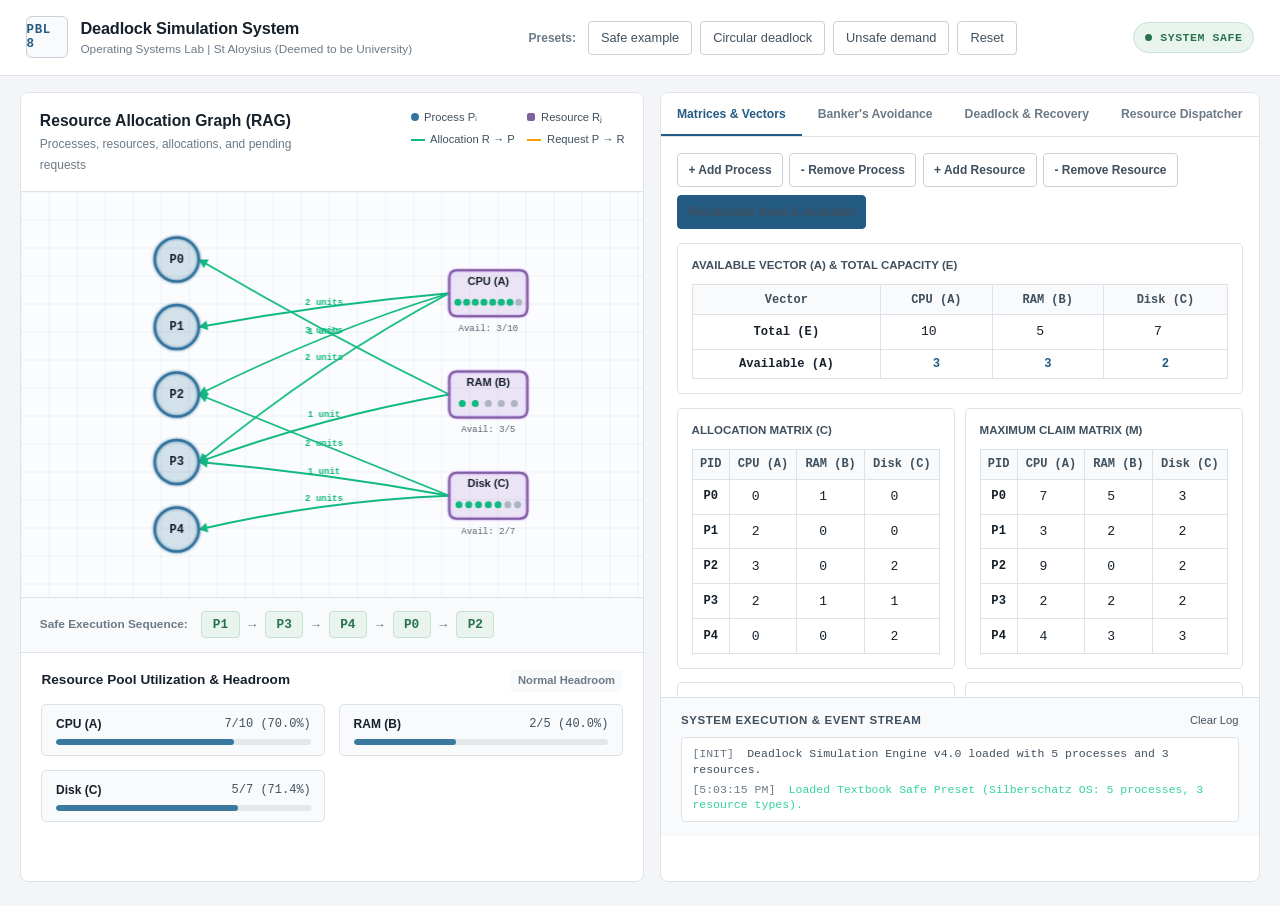
<file: deadlock_v4/gui/index.html>
<!DOCTYPE html>
<html lang="en">
<head>
    <meta charset="UTF-8">
    <meta name="viewport" content="width=device-width, initial-scale=1.0">
    <meta name="theme-color" content="#f3f5f7">
    <meta name="description" content="Interactive operating systems lab for exploring resource allocation, safe states, and deadlock recovery.">
    <title>Deadlock Simulation System | Team 8 PBL</title>
    <link rel="stylesheet" href="style.css">
</head>
<body>
    <!-- Top Navigation Header -->
    <header class="app-header">
        <div class="header-brand">
            <div class="brand-badge">PBL 8</div>
            <div class="brand-titles">
                <h1>Deadlock Simulation System</h1>
                <p>Operating Systems Lab | St Aloysius (Deemed to be University)</p>
            </div>
        </div>

        <div class="header-presets">
            <span class="preset-label">Presets:</span>
            <button id="presetSafeBtn" class="preset-btn" title="Load the standard five-process safe state">Safe example</button>
            <button id="presetDeadlockBtn" class="preset-btn alert-preset" title="Load a circular-wait deadlock scenario">Circular deadlock</button>
            <button id="presetUnsafeBtn" class="preset-btn warning-preset" title="Load an unsafe demand scenario">Unsafe demand</button>
            <button id="resetSysBtn" class="preset-btn neutral-preset">Reset</button>
        </div>

        <div class="header-status">
            <div id="systemStateBadge" class="state-badge state-safe">
                <span class="status-pulse"></span>
                <span id="systemStateText">SYSTEM SAFE</span>
            </div>
        </div>
    </header>

    <!-- Main Workspace Grid -->
    <main class="dashboard-grid">
        <!-- Left Column: Visual RAG Canvas & Telemetry -->
        <section class="panel graph-panel">
            <div class="panel-header">
                <div class="panel-title-wrap">
                    <h2>Resource Allocation Graph (RAG)</h2>
                    <span class="panel-subtitle">Processes, resources, allocations, and pending requests</span>
                </div>
                <div class="graph-legend">
                    <span class="legend-item"><span class="legend-dot dot-process"></span> Process Pᵢ</span>
                    <span class="legend-item"><span class="legend-dot dot-resource"></span> Resource Rⱼ</span>
                    <span class="legend-item"><span class="legend-line line-alloc"></span> Allocation R → P</span>
                    <span class="legend-item"><span class="legend-line line-req"></span> Request P → R</span>
                </div>
            </div>

            <!-- Canvas Container -->
            <div class="canvas-container" id="canvasContainer">
                <canvas id="ragCanvas"></canvas>
                <div id="graphOverlayMsg" class="graph-overlay-msg hidden"></div>
            </div>

            <!-- Safe Sequence Bar -->
            <div class="safe-sequence-strip" id="safeSeqStrip">
                <span class="strip-label">Safe Execution Sequence:</span>
                <div class="seq-pills" id="safeSeqPills">
                    <span class="seq-pill">P1</span>
                    <span class="seq-arrow">&rarr;</span>
                    <span class="seq-pill">P3</span>
                    <span class="seq-arrow">&rarr;</span>
                    <span class="seq-pill">P4</span>
                    <span class="seq-arrow">&rarr;</span>
                    <span class="seq-pill">P0</span>
                    <span class="seq-arrow">&rarr;</span>
                    <span class="seq-pill">P2</span>
                </div>
            </div>

            <!-- Resource Utilization Gauges -->
            <div class="utilization-section">
                <div class="utilization-header">
                    <h3>Resource Pool Utilization & Headroom</h3>
                    <span id="bottleneckNotice" class="bottleneck-tag">Normal Headroom</span>
                </div>
                <div class="utilization-bars" id="utilizationBarsContainer">
                    <!-- Dynamic Bars injected here -->
                </div>
            </div>
        </section>

        <!-- Right Column: Interactive Deck & Live Matrix Tables -->
        <section class="panel control-panel">
            <!-- Tabs Bar -->
            <div class="panel-tabs">
                <button class="tab-btn active" data-tab="matrices">Matrices & Vectors</button>
                <button class="tab-btn" data-tab="banker">Banker's Avoidance</button>
                <button class="tab-btn" data-tab="detection">Deadlock & Recovery</button>
                <button class="tab-btn" data-tab="requests">Resource Dispatcher</button>
            </div>

            <!-- Tab 1: Matrices -->
            <div class="tab-content active" id="tab-matrices">
                <div class="matrix-toolbar">
                    <div class="btn-group">
                        <button id="addProcessBtn" class="action-btn sm-btn">+ Add Process</button>
                        <button id="removeProcessBtn" class="action-btn sm-btn danger-outline">- Remove Process</button>
                        <button id="addResourceBtn" class="action-btn sm-btn">+ Add Resource</button>
                        <button id="removeResourceBtn" class="action-btn sm-btn danger-outline">- Remove Resource</button>
                    </div>
                    <button id="recalculateBtn" class="action-btn primary-btn sm-btn">Recalculate Need &amp; Available</button>
                </div>

                <div class="matrix-card">
                    <div class="card-title">Available Vector (A) & Total Capacity (E)</div>
                    <div class="vector-table-wrap" id="vectorTableWrap">
                        <!-- Rendered by JS -->
                    </div>
                </div>

                <div class="matrix-split">
                    <div class="matrix-card">
                        <div class="card-title">Allocation Matrix (C)</div>
                        <div class="table-wrap" id="allocTableWrap"></div>
                    </div>
                    <div class="matrix-card">
                        <div class="card-title">Maximum Claim Matrix (M)</div>
                        <div class="table-wrap" id="maxTableWrap"></div>
                    </div>
                </div>

                <div class="matrix-split">
                    <div class="matrix-card">
                        <div class="card-title">Calculated Need Matrix (N = M - C)</div>
                        <div class="table-wrap" id="needTableWrap"></div>
                    </div>
                    <div class="matrix-card">
                        <div class="card-title">Current Outstanding Requests (Q)</div>
                        <div class="table-wrap" id="reqTableWrap"></div>
                    </div>
                </div>
            </div>

            <!-- Tab 2: Banker's Avoidance & Stepper -->
            <div class="tab-content" id="tab-banker">
                <div class="action-banner">
                    <div class="banner-info">
                        <h3>Banker's Safety Algorithm Evaluator</h3>
                        <p>Determines if a valid sequence exists where all processes can acquire maximum claims and terminate without deadlock.</p>
                    </div>
                    <button id="runBankersBtn" class="action-btn primary-btn">Run Safety Algorithm</button>
                </div>

                <div class="stepper-box">
                    <div class="stepper-header">
                        <h4>Step-by-Step Safe Sequence Visualizer</h4>
                        <div class="stepper-controls">
                            <button id="stepResetBtn" class="action-btn sm-btn">Reset</button>
                            <button id="stepNextBtn" class="action-btn sm-btn primary-btn">Next Step &rarr;</button>
                            <button id="stepAutoBtn" class="action-btn sm-btn">Auto play</button>
                        </div>
                    </div>
                    <div class="stepper-display" id="stepperDisplay">
                        <div class="step-work-vector">
                            <span class="step-lbl">Work Vector:</span>
                            <span id="stepWorkVal" class="step-val">[ 3, 3, 2 ]</span>
                        </div>
                        <div class="step-explanation" id="stepExplanation">
                            Click "Next Step" to start evaluating candidate processes against the current Work vector.
                        </div>
                        <div class="step-process-chips" id="stepProcessChips"></div>
                    </div>
                </div>

                <div class="analysis-box" id="bankersAnalysisBox">
                    <div class="analysis-title">Safety Verdict & Theoretical Proof</div>
                    <div class="analysis-body" id="bankersVerdictMsg">
                        Ready. Click "Run Safety Algorithm" to evaluate the current system state.
                    </div>
                </div>
            </div>

            <!-- Tab 3: Deadlock Detection & Recovery -->
            <div class="tab-content" id="tab-detection">
                <div class="action-banner">
                    <div class="banner-info">
                        <h3>Multi-Instance Deadlock Detection</h3>
                        <p>Evaluates outstanding requests (Q) against available resources (A) using graph reduction and work vectors.</p>
                    </div>
                    <button id="runDetectionBtn" class="action-btn alert-btn">Run Detection Check</button>
                </div>

                <div class="detection-verdict-box" id="detectionVerdictBox">
                    <div class="verdict-icon" id="detectionIcon">OK</div>
                    <div class="verdict-details">
                        <h4 id="detectionHeading">No Deadlock Detected</h4>
                        <p id="detectionDetail">All active process requests can be fulfilled. System is in active execution.</p>
                    </div>
                </div>

                <div class="recovery-deck">
                    <div class="deck-header">
                        <h4>Deadlock Recovery Subsystem</h4>
                        <span class="deck-subtitle">Select automated intervention policy</span>
                    </div>

                    <div class="recovery-options">
                        <label class="recovery-option">
                            <input type="radio" name="recoveryPolicy" value="one-by-one" checked>
                            <div class="option-desc">
                                <strong>Selective Victim Termination (One-by-One)</strong>
                                <span>Aborts process with highest resource hold until the cycle breaks. Recommended to minimize cost.</span>
                            </div>
                        </label>
                        <label class="recovery-option">
                            <input type="radio" name="recoveryPolicy" value="terminate-all">
                            <div class="option-desc">
                                <strong>Abort All Deadlocked Processes</strong>
                                <span>Instantly terminates every blocked process and reclaims all resources. Fast but disruptive.</span>
                            </div>
                        </label>
                        <label class="recovery-option">
                            <input type="radio" name="recoveryPolicy" value="preempt">
                            <div class="option-desc">
                                <strong>Resource Preemption & Rollback</strong>
                                <span>Preempts allocated resources from victim, rolls back request to safety checkpoint.</span>
                            </div>
                        </label>
                    </div>

                    <button id="executeRecoveryBtn" class="action-btn danger-btn">Execute recovery</button>
                </div>
            </div>

            <!-- Tab 4: Resource Dispatcher -->
            <div class="tab-content" id="tab-requests">
                <div class="action-banner">
                    <div class="banner-info">
                        <h3>Simulate Dynamic Resource Requests</h3>
                        <p>Submit a live resource request vector for an active process. Banker's avoidance will test safety before granting.</p>
                    </div>
                </div>

                <div class="dispatch-form">
                    <div class="form-row">
                        <label for="reqProcessSelect">Requesting Process:</label>
                        <select id="reqProcessSelect" class="form-select"></select>
                    </div>

                    <div class="form-row">
                        <label>Request Vector (Units per resource):</label>
                        <div class="request-inputs-grid" id="requestInputsGrid"></div>
                    </div>

                    <div class="form-actions">
                        <button id="submitRequestBtn" class="action-btn primary-btn">Submit Request (Test Avoidance)</button>
                        <button id="releaseResourceBtn" class="action-btn neutral-btn">Release Resources</button>
                    </div>
                </div>

                <div class="dispatch-feedback" id="dispatchFeedback">
                    <div class="feedback-title">Dispatcher Transaction Status</div>
                    <div class="feedback-msg" id="dispatchFeedbackMsg">Enter request amounts above to simulate dynamic allocation.</div>
                </div>
            </div>

            <!-- Bottom Console / Telemetry Log -->
            <div class="telemetry-log-card">
                <div class="log-header">
                    <span>System Execution & Event Stream</span>
                    <button id="clearLogBtn" class="sm-text-btn">Clear Log</button>
                </div>
                <div class="log-stream" id="logStream">
                    <div class="log-entry log-info"><span class="log-time">[INIT]</span> Deadlock Simulation Engine v4.0 loaded with 5 processes and 3 resources.</div>
                </div>
            </div>
        </section>
    </main>

    <!-- JavaScript Application -->
    <script src="app.js"></script>
</body>
</html>
</file>
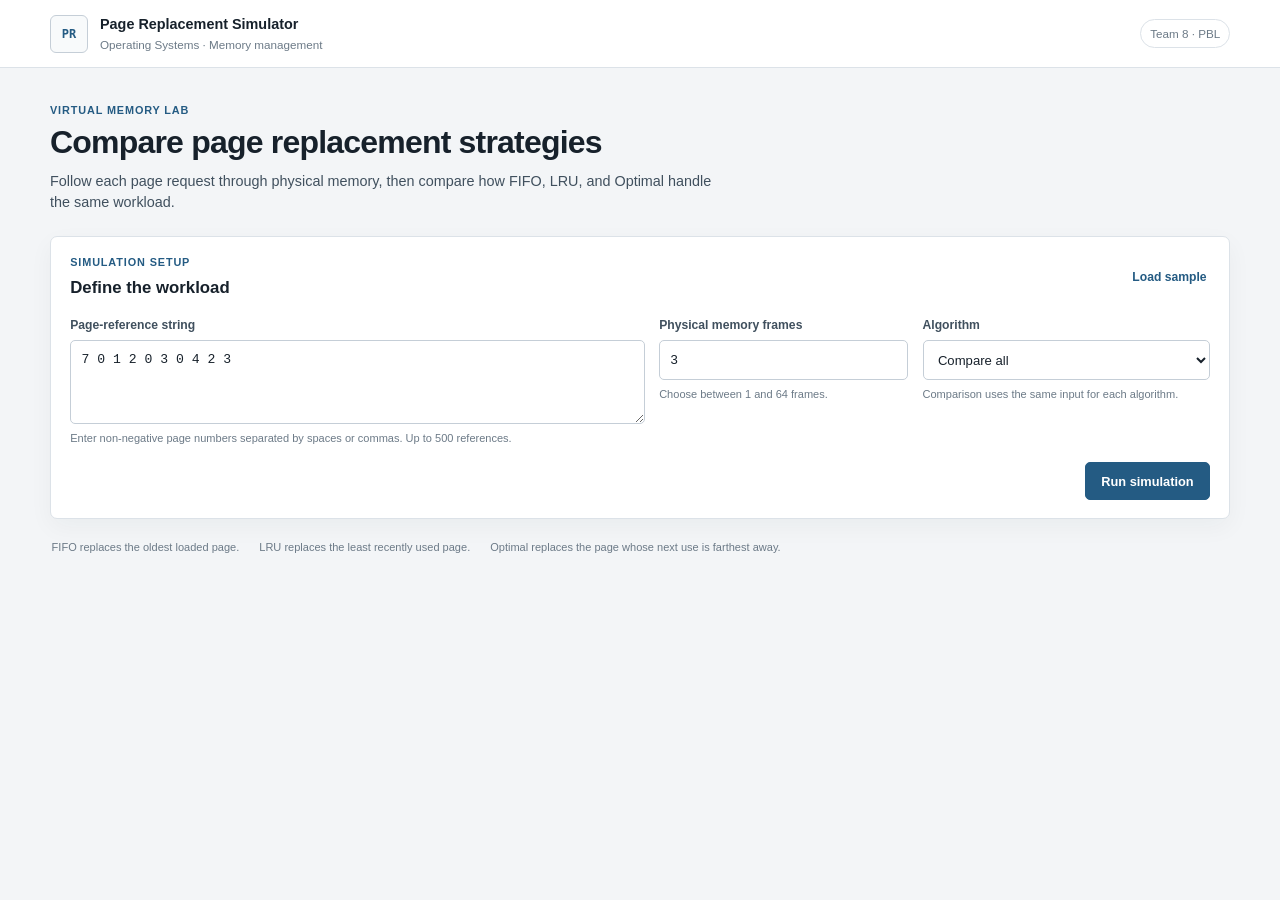
<file: page_replacement/gui/index.html>
<!DOCTYPE html>
<html lang="en">
<head>
    <meta charset="UTF-8">
    <meta name="viewport" content="width=device-width, initial-scale=1.0">
    <meta name="theme-color" content="#f3f5f7">
    <meta name="description" content="Interactive FIFO, LRU, and Optimal page replacement simulator with step-by-step frame states and comparison.">
    <title>Page Replacement Simulator | Team 8 PBL</title>
    <link rel="stylesheet" href="style.css">
</head>
<body>
    <header class="app-header">
        <a class="brand" href="#top" aria-label="Page Replacement Simulator home">
            <span class="brand-mark" aria-hidden="true">PR</span>
            <span class="brand-copy">
                <strong>Page Replacement Simulator</strong>
                <span>Operating Systems · Memory management</span>
            </span>
        </a>
        <span class="header-tag">Team 8 · PBL</span>
    </header>

    <main id="top" class="page-shell">
        <section class="intro" aria-labelledby="page-title">
            <p class="eyebrow">Virtual memory lab</p>
            <h1 id="page-title">Compare page replacement strategies</h1>
            <p>Follow each page request through physical memory, then compare how FIFO, LRU, and Optimal handle the same workload.</p>
        </section>

        <section class="workspace" aria-label="Page replacement simulator">
            <form id="simulationForm" class="setup-card" novalidate>
                <div class="section-heading">
                    <div>
                        <p class="eyebrow">Simulation setup</p>
                        <h2>Define the workload</h2>
                    </div>
                    <button id="loadSampleBtn" class="text-button" type="button">Load sample</button>
                </div>

                <div class="form-grid">
                    <div class="field field-reference">
                        <label for="referenceInput">Page-reference string</label>
                        <textarea id="referenceInput" name="references" rows="3" spellcheck="false" aria-describedby="referenceHelp" required>7 0 1 2 0 3 0 4 2 3</textarea>
                        <span id="referenceHelp" class="field-help">Enter non-negative page numbers separated by spaces or commas. Up to 500 references.</span>
                    </div>

                    <div class="field">
                        <label for="frameCount">Physical memory frames</label>
                        <input id="frameCount" name="frames" type="number" min="1" max="64" step="1" value="3" required>
                        <span class="field-help">Choose between 1 and 64 frames.</span>
                    </div>

                    <div class="field">
                        <label for="algorithmSelect">Algorithm</label>
                        <select id="algorithmSelect" name="algorithm">
                            <option value="compare">Compare all</option>
                            <option value="FIFO">FIFO</option>
                            <option value="LRU">LRU</option>
                            <option value="Optimal">Optimal</option>
                        </select>
                        <span class="field-help">Comparison uses the same input for each algorithm.</span>
                    </div>
                </div>

                <div class="form-footer">
                    <p id="inputError" class="input-error" role="alert" aria-live="polite"></p>
                    <button class="run-button" type="submit">Run simulation</button>
                </div>
            </form>

            <section id="resultsPanel" class="results" aria-labelledby="resultsTitle" hidden>
                <div class="results-heading">
                    <div>
                        <p class="eyebrow">Simulation results</p>
                        <h2 id="resultsTitle">Performance summary</h2>
                    </div>
                    <span id="workloadSummary" class="workload-summary"></span>
                </div>

                <div class="summary-card">
                    <div class="table-scroll">
                        <table class="summary-table">
                            <caption class="visually-hidden">Page replacement performance by algorithm</caption>
                            <thead>
                                <tr>
                                    <th scope="col">Algorithm</th>
                                    <th scope="col">Hits</th>
                                    <th scope="col">Faults</th>
                                    <th scope="col">Hit ratio</th>
                                    <th scope="col">Fault ratio</th>
                                </tr>
                            </thead>
                            <tbody id="summaryBody"></tbody>
                        </table>
                    </div>
                    <p id="comparisonNote" class="comparison-note"></p>
                </div>

                <section class="fault-chart-card" aria-labelledby="chartTitle">
                    <div class="subsection-heading">
                        <div>
                            <h3 id="chartTitle">Page faults by algorithm</h3>
                            <p>Fewer faults means fewer page loads from secondary storage.</p>
                        </div>
                    </div>
                    <div id="faultChart" class="fault-chart" role="img" aria-label="Page fault comparison"></div>
                </section>

                <section class="trace-card" aria-labelledby="traceTitle">
                    <div class="trace-heading">
                        <div>
                            <p class="eyebrow">Reference trace</p>
                            <h3 id="traceTitle">Frame contents after each request</h3>
                        </div>
                        <div class="trace-select-wrap">
                            <label for="traceAlgorithm">Show algorithm</label>
                            <select id="traceAlgorithm"></select>
                        </div>
                    </div>
                    <p class="trace-help">Each row shows memory after the request. A dash marks an empty frame.</p>
                    <div class="table-scroll">
                        <table class="trace-table">
                            <caption class="visually-hidden">Frame state after every page reference</caption>
                            <thead id="traceHead"></thead>
                            <tbody id="traceBody"></tbody>
                        </table>
                    </div>
                    <div class="legend" aria-label="Trace status legend">
                        <span><i class="legend-swatch hit-swatch"></i>Hit: page was already in memory</span>
                        <span><i class="legend-swatch fault-swatch"></i>Fault: page loaded into a frame</span>
                    </div>
                </section>
            </section>

            <footer class="page-footer">
                <span>FIFO replaces the oldest loaded page.</span>
                <span>LRU replaces the least recently used page.</span>
                <span>Optimal replaces the page whose next use is farthest away.</span>
            </footer>
        </section>
    </main>
    <script src="app.js"></script>
</body>
</html>
</file>
<file: deadlock_v4/gui/style.css>
/* ==========================================================================
   Deadlock Simulation & Analysis Console Design System
   PBL Team 8 - St Aloysius Deemed to be University
   ========================================================================== */

:root {
    --bg-base: #0a0d14;
    --bg-surface: #101624;
    --bg-surface-elevated: #172033;
    --bg-card: #1c263c;
    --bg-card-hover: #23304b;

    --border-subtle: #24304c;
    --border-focus: #3b82f6;

    --text-primary: #f8fafc;
    --text-secondary: #94a3b8;
    --text-muted: #64748b;

    --accent-blue: #3b82f6;
    --accent-blue-hover: #2563eb;
    --accent-cyan: #06b6d4;

    --state-safe: #10b981;
    --state-safe-bg: rgba(16, 185, 129, 0.12);
    --state-safe-glow: rgba(16, 185, 129, 0.35);

    --state-unsafe: #f59e0b;
    --state-unsafe-bg: rgba(245, 158, 11, 0.12);
    --state-unsafe-glow: rgba(245, 158, 11, 0.35);

    --state-deadlock: #ef4444;
    --state-deadlock-bg: rgba(239, 68, 68, 0.15);
    --state-deadlock-glow: rgba(239, 68, 68, 0.45);

    --font-sans: 'Outfit', 'Plus Jakarta Sans', system-ui, -apple-system, sans-serif;
    --font-mono: 'JetBrains Mono', monospace;
    --radius-sm: 6px;
    --radius-md: 10px;
    --radius-lg: 14px;
    --radius-xl: 18px;
    --transition: all 0.2s cubic-bezier(0.16, 1, 0.3, 1);
}

* {
    box-sizing: border-box;
    margin: 0;
    padding: 0;
}

body {
    background-color: var(--bg-base);
    color: var(--text-primary);
    font-family: var(--font-sans);
    line-height: 1.5;
    min-height: 100vh;
    overflow-x: hidden;
}

/* Custom Scrollbars */
::-webkit-scrollbar {
    width: 6px;
    height: 6px;
}
::-webkit-scrollbar-track {
    background: var(--bg-base);
}
::-webkit-scrollbar-thumb {
    background: var(--border-subtle);
    border-radius: 4px;
}
::-webkit-scrollbar-thumb:hover {
    background: var(--text-muted);
}

/* ==========================================================================
   Header Architecture
   ========================================================================== */
.app-header {
    background: var(--bg-surface);
    border-bottom: 1px solid var(--border-subtle);
    display: flex;
    align-items: center;
    justify-content: space-between;
    padding: 0.85rem 1.75rem;
    position: sticky;
    top: 0;
    z-index: 50;
    backdrop-filter: blur(12px);
}

.header-brand {
    display: flex;
    align-items: center;
    gap: 0.85rem;
}

.brand-badge {
    background: linear-gradient(135deg, #2563eb, #06b6d4);
    color: #ffffff;
    font-size: 0.75rem;
    font-weight: 700;
    padding: 0.35rem 0.65rem;
    border-radius: var(--radius-sm);
    letter-spacing: 0.05em;
    box-shadow: 0 0 12px rgba(37, 99, 235, 0.4);
}

.brand-titles h1 {
    font-size: 1.15rem;
    font-weight: 700;
    letter-spacing: -0.01em;
    color: #ffffff;
}

.brand-titles p {
    font-size: 0.75rem;
    color: var(--text-secondary);
}

.header-presets {
    display: flex;
    align-items: center;
    gap: 0.5rem;
}

.preset-label {
    font-size: 0.75rem;
    color: var(--text-muted);
    font-weight: 600;
    margin-right: 0.25rem;
    text-transform: uppercase;
    letter-spacing: 0.05em;
}

.preset-btn {
    background: var(--bg-surface-elevated);
    border: 1px solid var(--border-subtle);
    color: var(--text-secondary);
    font-size: 0.8rem;
    font-weight: 500;
    padding: 0.4rem 0.75rem;
    border-radius: var(--radius-sm);
    cursor: pointer;
    transition: var(--transition);
}

.preset-btn:hover {
    background: var(--bg-card);
    color: var(--text-primary);
    border-color: var(--border-focus);
}

.preset-btn.alert-preset:hover {
    border-color: var(--state-deadlock);
    color: #fca5a5;
    background: var(--state-deadlock-bg);
}

.preset-btn.warning-preset:hover {
    border-color: var(--state-unsafe);
    color: #fde68a;
    background: var(--state-unsafe-bg);
}

/* System State Dynamic Badge */
.state-badge {
    display: inline-flex;
    align-items: center;
    gap: 0.5rem;
    font-size: 0.85rem;
    font-weight: 700;
    font-family: var(--font-mono);
    padding: 0.45rem 1rem;
    border-radius: 9999px;
    letter-spacing: 0.05em;
    transition: var(--transition);
}

.status-pulse {
    width: 8px;
    height: 8px;
    border-radius: 50%;
    background: currentColor;
    box-shadow: 0 0 10px currentColor;
    animation: pulse 2s infinite ease-in-out;
}

.state-safe {
    background: var(--state-safe-bg);
    color: var(--state-safe);
    border: 1px solid rgba(16, 185, 129, 0.4);
    box-shadow: 0 0 16px var(--state-safe-glow);
}

.state-unsafe {
    background: var(--state-unsafe-bg);
    color: var(--state-unsafe);
    border: 1px solid rgba(245, 158, 11, 0.4);
    box-shadow: 0 0 16px var(--state-unsafe-glow);
}

.state-deadlock {
    background: var(--state-deadlock-bg);
    color: var(--state-deadlock);
    border: 1px solid rgba(239, 68, 68, 0.5);
    box-shadow: 0 0 24px var(--state-deadlock-glow);
    animation: warningBlink 1.5s infinite alternate ease-in-out;
}

@keyframes pulse {
    0%, 100% { transform: scale(1); opacity: 1; }
    50% { transform: scale(1.3); opacity: 0.6; }
}

@keyframes warningBlink {
    0% { box-shadow: 0 0 12px rgba(239, 68, 68, 0.3); }
    100% { box-shadow: 0 0 30px rgba(239, 68, 68, 0.8); }
}

/* ==========================================================================
   Dashboard Grid Layout
   ========================================================================== */
.dashboard-grid {
    display: grid;
    grid-template-columns: 1.15fr 0.95fr;
    gap: 1.25rem;
    padding: 1.25rem 1.5rem;
    min-height: calc(100vh - 70px);
}

@media (max-width: 1200px) {
    .dashboard-grid {
        grid-template-columns: 1fr;
    }
}

.panel {
    background: var(--bg-surface);
    border: 1px solid var(--border-subtle);
    border-radius: var(--radius-lg);
    display: flex;
    flex-direction: column;
    overflow: hidden;
}

.panel-header {
    padding: 1rem 1.25rem;
    border-bottom: 1px solid var(--border-subtle);
    display: flex;
    align-items: center;
    justify-content: space-between;
    background: var(--bg-surface-elevated);
}

.panel-title-wrap h2 {
    font-size: 1rem;
    font-weight: 600;
    color: #ffffff;
}

.panel-subtitle {
    font-size: 0.75rem;
    color: var(--text-muted);
}

.graph-legend {
    display: flex;
    align-items: center;
    gap: 0.85rem;
    font-size: 0.72rem;
    color: var(--text-secondary);
}

.legend-item {
    display: inline-flex;
    align-items: center;
    gap: 0.35rem;
}

.legend-dot {
    width: 8px;
    height: 8px;
    border-radius: 50%;
}
.dot-process { background: #3b82f6; box-shadow: 0 0 6px #3b82f6; }
.dot-resource { background: #a855f7; border-radius: 2px; box-shadow: 0 0 6px #a855f7; }
.legend-line {
    display: inline-block;
    width: 14px;
    height: 2px;
}
.line-alloc { background: #10b981; }
.line-req { background: #f59e0b; border-top: 1px dashed #f59e0b; }

/* Canvas Area */
.canvas-container {
    position: relative;
    width: 100%;
    height: 480px;
    background: radial-gradient(circle at center, #131a2b 0%, #0c101c 100%);
    overflow: hidden;
}

#ragCanvas {
    width: 100%;
    height: 100%;
    display: block;
}

.graph-overlay-msg {
    position: absolute;
    bottom: 1rem;
    left: 50%;
    transform: translateX(-50%);
    background: rgba(18, 24, 41, 0.88);
    border: 1px solid var(--border-subtle);
    padding: 0.5rem 1rem;
    border-radius: 9999px;
    font-size: 0.8rem;
    color: var(--text-secondary);
    backdrop-filter: blur(8px);
    pointer-events: none;
    transition: var(--transition);
}
.graph-overlay-msg.hidden { display: none; }

/* Safe Sequence Strip */
.safe-sequence-strip {
    background: var(--bg-surface-elevated);
    border-top: 1px solid var(--border-subtle);
    border-bottom: 1px solid var(--border-subtle);
    padding: 0.75rem 1.25rem;
    display: flex;
    align-items: center;
    gap: 0.85rem;
    overflow-x: auto;
}

.strip-label {
    font-size: 0.75rem;
    font-weight: 600;
    text-transform: uppercase;
    letter-spacing: 0.05em;
    color: var(--text-muted);
    white-space: nowrap;
}

.seq-pills {
    display: flex;
    align-items: center;
    gap: 0.4rem;
}

.seq-pill {
    background: var(--state-safe-bg);
    color: var(--state-safe);
    border: 1px solid rgba(16, 185, 129, 0.35);
    font-family: var(--font-mono);
    font-size: 0.8rem;
    font-weight: 700;
    padding: 0.2rem 0.65rem;
    border-radius: var(--radius-sm);
    box-shadow: 0 0 8px rgba(16, 185, 129, 0.2);
}

.seq-arrow {
    color: var(--text-muted);
    font-size: 0.8rem;
}

/* Utilization Section */
.utilization-section {
    padding: 1rem 1.25rem;
    background: var(--bg-surface);
}

.utilization-header {
    display: flex;
    align-items: center;
    justify-content: space-between;
    margin-bottom: 0.75rem;
}

.utilization-header h3 {
    font-size: 0.85rem;
    font-weight: 600;
    color: var(--text-secondary);
}

.bottleneck-tag {
    font-size: 0.7rem;
    font-weight: 600;
    padding: 0.2rem 0.5rem;
    border-radius: var(--radius-sm);
    background: var(--bg-surface-elevated);
    color: var(--text-muted);
}

.bottleneck-tag.bottleneck-alert {
    background: var(--state-deadlock-bg);
    color: #fca5a5;
    border: 1px solid rgba(239, 68, 68, 0.3);
}

.utilization-bars {
    display: grid;
    grid-template-columns: repeat(auto-fit, minmax(200px, 1fr));
    gap: 0.85rem;
}

.util-item {
    background: var(--bg-surface-elevated);
    border: 1px solid var(--border-subtle);
    padding: 0.65rem 0.85rem;
    border-radius: var(--radius-md);
}

.util-meta {
    display: flex;
    justify-content: space-between;
    font-size: 0.75rem;
    margin-bottom: 0.35rem;
}

.util-name {
    font-weight: 600;
    color: var(--text-primary);
}

.util-pct {
    font-family: var(--font-mono);
    color: var(--accent-cyan);
}

.util-track {
    width: 100%;
    height: 6px;
    background: var(--bg-base);
    border-radius: 9999px;
    overflow: hidden;
}

.util-fill {
    height: 100%;
    background: linear-gradient(90deg, #3b82f6, #06b6d4);
    border-radius: 9999px;
    transition: width 0.3s ease;
}

.util-fill.fill-high {
    background: linear-gradient(90deg, #f59e0b, #ef4444);
}

/* ==========================================================================
   Right Column: Tabs & Control Deck
   ========================================================================== */
.panel-tabs {
    display: flex;
    background: var(--bg-surface-elevated);
    border-bottom: 1px solid var(--border-subtle);
    overflow-x: auto;
}

.tab-btn {
    flex: 1;
    background: transparent;
    border: none;
    border-bottom: 2px solid transparent;
    color: var(--text-secondary);
    font-family: var(--font-sans);
    font-size: 0.82rem;
    font-weight: 600;
    padding: 0.85rem 1rem;
    cursor: pointer;
    white-space: nowrap;
    transition: var(--transition);
}

.tab-btn:hover {
    color: var(--text-primary);
    background: rgba(255, 255, 255, 0.02);
}

.tab-btn.active {
    color: var(--accent-blue);
    border-bottom-color: var(--accent-blue);
    background: rgba(59, 130, 246, 0.06);
}

.tab-content {
    display: none;
    padding: 1.25rem;
    flex-direction: column;
    gap: 1rem;
    overflow-y: auto;
    max-height: 540px;
}
.tab-content.active {
    display: flex;
}

/* Matrices Styling */
.matrix-toolbar {
    display: flex;
    align-items: center;
    justify-content: space-between;
    flex-wrap: wrap;
    gap: 0.5rem;
}

.btn-group {
    display: flex;
    gap: 0.4rem;
}

.action-btn {
    background: var(--bg-card);
    border: 1px solid var(--border-subtle);
    color: var(--text-primary);
    font-family: var(--font-sans);
    font-size: 0.82rem;
    font-weight: 600;
    padding: 0.5rem 0.85rem;
    border-radius: var(--radius-sm);
    cursor: pointer;
    transition: var(--transition);
    display: inline-flex;
    align-items: center;
    gap: 0.35rem;
}

.action-btn:hover {
    background: var(--bg-card-hover);
    border-color: var(--border-focus);
}

.sm-btn {
    font-size: 0.75rem;
    padding: 0.35rem 0.65rem;
}

.primary-btn {
    background: var(--accent-blue);
    border-color: var(--accent-blue);
    color: #ffffff;
    box-shadow: 0 0 12px rgba(59, 130, 246, 0.3);
}
.primary-btn:hover {
    background: var(--accent-blue-hover);
}

.danger-btn {
    background: #dc2626;
    border-color: #dc2626;
    color: #ffffff;
    box-shadow: 0 0 14px rgba(220, 38, 38, 0.35);
}
.danger-btn:hover {
    background: #b91c1c;
}

.danger-outline {
    color: #fca5a5;
    border-color: rgba(239, 68, 68, 0.4);
}
.danger-outline:hover {
    background: var(--state-deadlock-bg);
    border-color: var(--state-deadlock);
}

.alert-btn {
    background: var(--state-deadlock);
    border-color: var(--state-deadlock);
    color: #ffffff;
}

.neutral-btn {
    background: var(--bg-surface-elevated);
}

.matrix-card {
    background: var(--bg-surface-elevated);
    border: 1px solid var(--border-subtle);
    border-radius: var(--radius-md);
    padding: 0.85rem;
}

.card-title {
    font-size: 0.75rem;
    font-weight: 700;
    color: var(--text-muted);
    text-transform: uppercase;
    letter-spacing: 0.05em;
    margin-bottom: 0.6rem;
}

.matrix-split {
    display: grid;
    grid-template-columns: 1fr 1fr;
    gap: 0.85rem;
}

@media (max-width: 600px) {
    .matrix-split {
        grid-template-columns: 1fr;
    }
}

.table-wrap, .vector-table-wrap {
    overflow-x: auto;
}

table.matrix-table {
    width: 100%;
    border-collapse: collapse;
    font-family: var(--font-mono);
    font-size: 0.8rem;
}

table.matrix-table th, table.matrix-table td {
    padding: 0.4rem 0.5rem;
    text-align: center;
    border: 1px solid var(--border-subtle);
}

table.matrix-table th {
    background: var(--bg-card);
    color: var(--text-secondary);
    font-weight: 600;
    font-size: 0.75rem;
}

table.matrix-table td {
    background: var(--bg-base);
}

table.matrix-table input {
    width: 48px;
    background: transparent;
    border: 1px solid transparent;
    color: var(--text-primary);
    font-family: var(--font-mono);
    font-size: 0.82rem;
    text-align: center;
    padding: 0.2rem;
    border-radius: var(--radius-sm);
    transition: var(--transition);
}

table.matrix-table input:focus {
    outline: none;
    background: var(--bg-surface-elevated);
    border-color: var(--accent-blue);
    box-shadow: 0 0 8px rgba(59, 130, 246, 0.4);
}

/* Action Banner */
.action-banner {
    background: linear-gradient(135deg, rgba(30, 41, 69, 0.6), rgba(18, 24, 41, 0.8));
    border: 1px solid var(--border-subtle);
    border-radius: var(--radius-md);
    padding: 1rem;
    display: flex;
    align-items: center;
    justify-content: space-between;
    gap: 1rem;
}

.banner-info h3 {
    font-size: 0.95rem;
    font-weight: 600;
    color: #ffffff;
    margin-bottom: 0.2rem;
}

.banner-info p {
    font-size: 0.75rem;
    color: var(--text-secondary);
}

/* Stepper Display */
.stepper-box {
    background: var(--bg-surface-elevated);
    border: 1px solid var(--border-subtle);
    border-radius: var(--radius-md);
    padding: 1rem;
    display: flex;
    flex-direction: column;
    gap: 0.75rem;
}

.stepper-header {
    display: flex;
    align-items: center;
    justify-content: space-between;
}

.stepper-header h4 {
    font-size: 0.85rem;
    font-weight: 600;
    color: var(--text-primary);
}

.stepper-controls {
    display: flex;
    gap: 0.35rem;
}

.stepper-display {
    background: var(--bg-base);
    border: 1px solid var(--border-subtle);
    border-radius: var(--radius-sm);
    padding: 0.85rem;
}

.step-work-vector {
    display: flex;
    align-items: center;
    gap: 0.5rem;
    font-size: 0.82rem;
    margin-bottom: 0.5rem;
}

.step-lbl {
    color: var(--text-muted);
    font-weight: 600;
}

.step-val {
    font-family: var(--font-mono);
    color: var(--accent-cyan);
    font-weight: 700;
}

.step-explanation {
    font-size: 0.78rem;
    color: var(--text-secondary);
    min-height: 38px;
    line-height: 1.4;
}

.step-process-chips {
    display: flex;
    gap: 0.4rem;
    margin-top: 0.6rem;
    flex-wrap: wrap;
}

.chip {
    padding: 0.2rem 0.55rem;
    border-radius: var(--radius-sm);
    font-size: 0.72rem;
    font-family: var(--font-mono);
    font-weight: 600;
    background: var(--bg-surface-elevated);
    border: 1px solid var(--border-subtle);
    color: var(--text-muted);
}
.chip.chip-done {
    background: var(--state-safe-bg);
    color: var(--state-safe);
    border-color: rgba(16, 185, 129, 0.4);
}
.chip.chip-active {
    background: rgba(59, 130, 246, 0.15);
    color: var(--accent-blue);
    border-color: var(--accent-blue);
    box-shadow: 0 0 8px rgba(59, 130, 246, 0.3);
}

.analysis-box {
    background: var(--bg-surface-elevated);
    border: 1px solid var(--border-subtle);
    border-radius: var(--radius-md);
    padding: 1rem;
}

.analysis-title {
    font-size: 0.75rem;
    font-weight: 700;
    color: var(--text-muted);
    text-transform: uppercase;
    letter-spacing: 0.05em;
    margin-bottom: 0.4rem;
}

.analysis-body {
    font-size: 0.8rem;
    color: var(--text-secondary);
    line-height: 1.5;
}

/* Detection Verdict Box */
.detection-verdict-box {
    background: var(--bg-surface-elevated);
    border: 1px solid var(--border-subtle);
    border-radius: var(--radius-md);
    padding: 1.25rem;
    display: flex;
    align-items: center;
    gap: 1rem;
}

.detection-verdict-box.alert-active {
    background: var(--state-deadlock-bg);
    border-color: var(--state-deadlock);
}

.verdict-icon {
    width: 44px;
    height: 44px;
    border-radius: 50%;
    display: flex;
    align-items: center;
    justify-content: center;
    font-size: 1.4rem;
    font-weight: bold;
    background: var(--state-safe-bg);
    color: var(--state-safe);
    flex-shrink: 0;
}

.detection-verdict-box.alert-active .verdict-icon {
    background: rgba(239, 68, 68, 0.2);
    color: var(--state-deadlock);
}

.verdict-details h4 {
    font-size: 0.95rem;
    font-weight: 600;
    margin-bottom: 0.2rem;
}

.verdict-details p {
    font-size: 0.78rem;
    color: var(--text-secondary);
}

/* Recovery Deck */
.recovery-deck {
    background: var(--bg-surface-elevated);
    border: 1px solid var(--border-subtle);
    border-radius: var(--radius-md);
    padding: 1rem;
    display: flex;
    flex-direction: column;
    gap: 0.85rem;
}

.deck-header h4 {
    font-size: 0.85rem;
    font-weight: 600;
}

.deck-subtitle {
    font-size: 0.72rem;
    color: var(--text-muted);
}

.recovery-options {
    display: flex;
    flex-direction: column;
    gap: 0.5rem;
}

.recovery-option {
    display: flex;
    align-items: flex-start;
    gap: 0.65rem;
    background: var(--bg-card);
    border: 1px solid var(--border-subtle);
    padding: 0.65rem 0.85rem;
    border-radius: var(--radius-sm);
    cursor: pointer;
    transition: var(--transition);
}

.recovery-option:hover {
    border-color: var(--border-focus);
}

.recovery-option input {
    margin-top: 0.25rem;
}

.option-desc strong {
    display: block;
    font-size: 0.8rem;
    color: var(--text-primary);
}

.option-desc span {
    font-size: 0.72rem;
    color: var(--text-secondary);
}

/* Dispatch Form */
.dispatch-form {
    background: var(--bg-surface-elevated);
    border: 1px solid var(--border-subtle);
    border-radius: var(--radius-md);
    padding: 1rem;
    display: flex;
    flex-direction: column;
    gap: 0.85rem;
}

.form-row {
    display: flex;
    flex-direction: column;
    gap: 0.35rem;
}

.form-row label {
    font-size: 0.78rem;
    font-weight: 600;
    color: var(--text-secondary);
}

.form-select {
    background: var(--bg-base);
    border: 1px solid var(--border-subtle);
    color: var(--text-primary);
    padding: 0.45rem 0.65rem;
    border-radius: var(--radius-sm);
    font-family: var(--font-sans);
    font-size: 0.82rem;
}

.request-inputs-grid {
    display: flex;
    gap: 0.5rem;
    flex-wrap: wrap;
}

.req-input-col {
    display: flex;
    flex-direction: column;
    align-items: center;
    gap: 0.25rem;
}

.req-input-col span {
    font-size: 0.7rem;
    color: var(--text-muted);
    font-family: var(--font-mono);
}

.req-input-col input {
    width: 54px;
    background: var(--bg-base);
    border: 1px solid var(--border-subtle);
    color: var(--text-primary);
    font-family: var(--font-mono);
    font-size: 0.85rem;
    padding: 0.35rem;
    text-align: center;
    border-radius: var(--radius-sm);
}

.form-actions {
    display: flex;
    gap: 0.5rem;
    margin-top: 0.35rem;
}

.dispatch-feedback {
    background: var(--bg-surface-elevated);
    border: 1px solid var(--border-subtle);
    border-radius: var(--radius-md);
    padding: 0.85rem;
}

.feedback-title {
    font-size: 0.72rem;
    font-weight: 700;
    color: var(--text-muted);
    text-transform: uppercase;
    letter-spacing: 0.05em;
    margin-bottom: 0.25rem;
}

.feedback-msg {
    font-size: 0.8rem;
    color: var(--text-secondary);
}

/* Bottom Telemetry Log */
.telemetry-log-card {
    background: var(--bg-surface-elevated);
    border-top: 1px solid var(--border-subtle);
    padding: 0.85rem 1.25rem;
    display: flex;
    flex-direction: column;
    gap: 0.5rem;
}

.log-header {
    display: flex;
    align-items: center;
    justify-content: space-between;
    font-size: 0.72rem;
    font-weight: 600;
    color: var(--text-muted);
    text-transform: uppercase;
    letter-spacing: 0.05em;
}

.sm-text-btn {
    background: transparent;
    border: none;
    color: var(--text-secondary);
    font-size: 0.7rem;
    cursor: pointer;
}
.sm-text-btn:hover {
    color: var(--accent-blue);
}

.log-stream {
    max-height: 100px;
    overflow-y: auto;
    font-family: var(--font-mono);
    font-size: 0.72rem;
    display: flex;
    flex-direction: column;
    gap: 0.3rem;
    background: var(--bg-base);
    padding: 0.5rem 0.65rem;
    border-radius: var(--radius-sm);
    border: 1px solid var(--border-subtle);
}

.log-entry {
    line-height: 1.35;
}
.log-time {
    color: var(--text-muted);
    margin-right: 0.4rem;
}
.log-info { color: #cbd5e1; }
.log-success { color: #34d399; }
.log-warning { color: #fbbf24; }
.log-alert { color: #f87171; }

/* Quiet, light interface layer */
:root {
    color-scheme: light;
    --bg-base: #f3f5f7;
    --bg-surface: #ffffff;
    --bg-surface-elevated: #f8fafb;
    --bg-card: #ffffff;
    --bg-card-hover: #f2f5f7;
    --border-subtle: #dce2e8;
    --border-focus: #245b83;
    --text-primary: #17212b;
    --text-secondary: #40505e;
    --text-muted: #6c7a87;
    --accent-blue: #245b83;
    --accent-blue-hover: #19486c;
    --accent-cyan: #245b83;
    --state-safe: #28734d;
    --state-safe-bg: #eaf4ee;
    --state-safe-glow: transparent;
    --state-unsafe: #94620b;
    --state-unsafe-bg: #fbf3df;
    --state-unsafe-glow: transparent;
    --state-deadlock: #a53b38;
    --state-deadlock-bg: #f8eaea;
    --state-deadlock-glow: transparent;
    --font-sans: "Segoe UI", Arial, sans-serif;
    --font-mono: Consolas, "Courier New", monospace;
    --radius-sm: 4px;
    --radius-md: 6px;
    --radius-lg: 8px;
    --radius-xl: 8px;
    --transition: background-color .15s ease, border-color .15s ease, color .15s ease;
}

body { background: var(--bg-base); color: var(--text-primary); font-size: 14px; }
button, input, select { font-family: var(--font-sans); }
button:focus-visible, input:focus-visible, select:focus-visible { outline: 3px solid rgba(36, 91, 131, .25); outline-offset: 2px; }
::-webkit-scrollbar-track { background: #f8fafb; }
::-webkit-scrollbar-thumb { background: #c8d0d9; border: 2px solid #f8fafb; }
.app-header { min-height: 76px; padding: .8rem clamp(1rem, 2vw, 2rem); background: #fff; border-bottom-color: var(--border-subtle); backdrop-filter: none; }
.header-brand { gap: .8rem; }
.brand-badge { display: grid; place-items: center; width: 42px; height: 42px; padding: 0; border: 1px solid #c8d0d9; border-radius: 6px; background: #f8fafb; color: #245b83; font: 700 .78rem var(--font-mono); box-shadow: none; }
.brand-titles h1 { color: var(--text-primary); font-size: 1.02rem; font-weight: 650; }
.brand-titles p { color: var(--text-muted); font-size: .74rem; }
.preset-label { color: var(--text-muted); text-transform: none; letter-spacing: 0; }
.preset-btn, .action-btn { min-height: 34px; border-color: #c8d0d9; border-radius: 4px; background: #fff; color: #40505e; box-shadow: none; }
.preset-btn:hover, .action-btn:hover { border-color: #aebbc7; background: #f8fafb; color: #17212b; }
.preset-btn.alert-preset:hover, .danger-outline:hover { border-color: #d5a09e; background: #f8eaea; color: #a53b38; }
.preset-btn.warning-preset:hover { border-color: #d9c28c; background: #fbf3df; color: #94620b; }
.state-badge { padding: .38rem .68rem; border-radius: 999px; font-size: .72rem; box-shadow: none; }
.status-pulse { width: 7px; height: 7px; box-shadow: none; animation: none; }
.state-safe { border-color: #c9e1d2; box-shadow: none; }
.state-unsafe { border-color: #ead9ab; box-shadow: none; }
.state-deadlock { border-color: #e8c2c1; box-shadow: none; animation: none; }
.dashboard-grid { grid-template-columns: minmax(400px, 1.04fr) minmax(520px, 1fr); gap: 1rem; max-width: 1920px; padding: 1rem clamp(1rem, 1.6vw, 1.75rem) 1.5rem; }
.panel { border-color: #dce2e8; border-radius: 8px; background: #fff; }
.panel-header { align-items: flex-start; gap: 1rem; padding: 1rem 1.15rem; background: #fff; }
.panel-title-wrap h2 { color: #17212b; font-size: .98rem; }
.panel-subtitle { color: #6c7a87; font-size: .75rem; }
.graph-legend { gap: .45rem .8rem; color: #40505e; font-size: .7rem; }
.dot-process { background: #35749e; box-shadow: none; }
.dot-resource { background: #80629a; box-shadow: none; }
.canvas-container { height: clamp(360px, 45vh, 560px); background: #fbfcfd; }
.safe-sequence-strip { min-height: 56px; padding: .7rem 1.15rem; background: #f8fafb; }
.strip-label { color: #6c7a87; font-size: .74rem; text-transform: none; letter-spacing: 0; }
.seq-pill { border-color: #c9e1d2; border-radius: 4px; background: #eaf4ee; color: #28734d; box-shadow: none; }
.utilization-header h3 { color: #17212b; }
.util-item { border-color: #dce2e8; border-radius: 5px; background: #f8fafb; }
.util-pct { color: #40505e; }
.util-track { background: #e2e7eb; }
.util-fill { background: #39789f; }
.util-fill.fill-high { background: #b27a20; }
.panel-tabs { background: #fff; }
.tab-btn { border-bottom-width: 2px; color: #6c7a87; font-size: .76rem; }
.tab-btn:hover { background: #f8fafb; }
.tab-btn.active { border-bottom-color: #245b83; background: #fff; color: #245b83; }
.tab-content { max-height: 560px; padding: 1rem; gap: .85rem; }
.matrix-card, .stepper-box, .analysis-box, .recovery-deck, .dispatch-form, .dispatch-feedback { border-color: #dce2e8; border-radius: 5px; background: #fff; }
.card-title, .analysis-title, .feedback-title { color: #40505e; font-size: .72rem; letter-spacing: 0; }
.matrix-split { gap: .65rem; }
table.matrix-table { font-size: .76rem; }
table.matrix-table th, table.matrix-table td { padding: .33rem .4rem; border-color: #dce2e8; }
table.matrix-table th { background: #f8fafb; color: #40505e; }
table.matrix-table td { background: #fff; }
table.matrix-table input { color: #17212b; }
table.matrix-table input:focus { background: #fff; box-shadow: none; }
.action-banner, .stepper-display { border-color: #dce2e8; border-radius: 5px; background: #f8fafb; }
.banner-info h3 { color: #17212b; }
.banner-info p, .analysis-body, .feedback-msg { color: #40505e; }
.primary-btn { border-color: #245b83; background: #245b83; box-shadow: none; }
.primary-btn:hover { border-color: #19486c; background: #19486c; }
.danger-btn, .alert-btn { border-color: #a44843; background: #a44843; box-shadow: none; }
.danger-btn:hover, .alert-btn:hover { border-color: #873632; background: #873632; }
.detection-verdict-box { border-color: #c9e1d2; background: #eaf4ee; }
.detection-verdict-box.alert-active { border-color: #e8c2c1; background: #f8eaea; }
.recovery-option { border-color: #dce2e8; border-radius: 4px; background: #f8fafb; }
.recovery-option:hover { border-color: #aebbc7; }
.form-select, .req-input-col input { border-color: #c8d0d9; background: #fff; color: #17212b; }
.telemetry-log-card { background: #f8fafb; }
.log-header { color: #40505e; }
.log-stream { max-height: 110px; border-color: #dce2e8; background: #fff; }
.log-info { color: #40505e; }

@media (max-width: 1120px) {
    .dashboard-grid { grid-template-columns: minmax(0, 1fr); }
    .canvas-container { height: min(48vh, 480px); min-height: 340px; }
    .tab-content { max-height: none; }
}
@media (max-width: 760px) {
    .app-header { position: static; align-items: flex-start; flex-wrap: wrap; }
    .header-brand { flex: 1 1 calc(100% - 100px); }
    .header-status { margin-left: auto; }
    .header-presets { justify-content: flex-start; width: 100%; }
    .dashboard-grid { padding: .7rem; }
    .panel-header { flex-direction: column; }
    .graph-legend { justify-content: flex-start; }
    .matrix-split { grid-template-columns: minmax(0, 1fr); }
    .matrix-toolbar { align-items: flex-start; }
}
@media (max-width: 480px) {
    .brand-titles h1 { font-size: .92rem; }
    .brand-titles p { max-width: 230px; font-size: .68rem; }
    .preset-label { width: 100%; }
    .action-banner, .stepper-header { align-items: flex-start; flex-direction: column; }
    .canvas-container { min-height: 300px; }
}
@media (prefers-reduced-motion: reduce) {
    *, *::before, *::after { scroll-behavior: auto !important; transition-duration: .01ms !important; animation-duration: .01ms !important; animation-iteration-count: 1 !important; }
}

/* Keep the graph title and legend legible inside the dashboard column. */
.panel-header { min-width: 0; }
.panel-title-wrap { min-width: 225px; flex: 0 1 300px; }
.graph-legend {
    display: grid;
    grid-template-columns: repeat(2, max-content);
    align-items: center;
    flex: 0 0 auto;
    gap: .35rem .8rem;
}
.legend-item { white-space: nowrap; }
@media (max-width: 760px) {
    .panel-title-wrap { min-width: 0; }
}
</file>
<file: page_replacement/gui/style.css>
:root {
    color-scheme: light;
    --page: #f3f5f7;
    --surface: #fff;
    --surface-soft: #f8fafb;
    --border: #dce2e8;
    --border-strong: #c5ced7;
    --ink: #17212b;
    --ink-soft: #40505e;
    --muted: #6c7a87;
    --accent: #245b83;
    --accent-hover: #19486c;
    --accent-soft: #eaf1f6;
    --safe: #28734d;
    --safe-soft: #eaf4ee;
    --warning: #94620b;
    --warning-soft: #fbf3df;
    --radius: 7px;
    --shadow: 0 8px 24px rgba(26, 42, 57, .045);
    font-family: "Segoe UI", Arial, sans-serif;
}

* { box-sizing: border-box; }
body { margin: 0; min-width: 320px; background: var(--page); color: var(--ink); font-size: 14px; line-height: 1.5; }
button, input, select, textarea { font: inherit; }
button:focus-visible, input:focus-visible, select:focus-visible, textarea:focus-visible, a:focus-visible { outline: 3px solid rgba(36, 91, 131, .25); outline-offset: 2px; }
[hidden] { display: none !important; }

.app-header { display: flex; align-items: center; justify-content: space-between; min-height: 68px; padding: .75rem max(1.25rem, calc((100vw - 1180px) / 2)); border-bottom: 1px solid var(--border); background: var(--surface); }
.brand { display: inline-flex; align-items: center; gap: .75rem; color: inherit; text-decoration: none; }
.brand-mark { display: grid; place-items: center; width: 38px; height: 38px; border: 1px solid var(--border-strong); border-radius: 6px; background: var(--surface-soft); color: var(--accent); font: 700 .75rem Consolas, monospace; }
.brand-copy { display: grid; gap: .05rem; }
.brand-copy strong { font-size: .9rem; font-weight: 650; }
.brand-copy span, .header-tag { color: var(--muted); font-size: .73rem; }
.header-tag { padding: .28rem .55rem; border: 1px solid var(--border); border-radius: 999px; }
.page-shell { width: min(1180px, calc(100% - 2rem)); margin: 0 auto; }
.intro { padding: 2.1rem 0 1.35rem; }
.eyebrow { margin: 0 0 .3rem; color: var(--accent); font-size: .68rem; font-weight: 700; letter-spacing: .08em; text-transform: uppercase; }
.intro h1 { margin: 0; font-size: clamp(1.55rem, 3vw, 2rem); line-height: 1.2; letter-spacing: -.025em; }
.intro > p:last-child { max-width: 680px; margin: .6rem 0 0; color: var(--ink-soft); font-size: .9rem; }
.workspace { display: flex; flex-direction: column; gap: 1rem; padding-bottom: 2rem; }
.setup-card, .summary-card, .fault-chart-card, .trace-card { border: 1px solid var(--border); border-radius: var(--radius); background: var(--surface); box-shadow: var(--shadow); }
.setup-card { padding: 1.1rem 1.2rem; }
.section-heading, .results-heading, .trace-heading, .subsection-heading { display: flex; align-items: center; justify-content: space-between; gap: 1rem; }
.section-heading h2, .results-heading h2 { margin: 0; font-size: 1.05rem; font-weight: 650; }
.text-button { padding: .35rem .2rem; border: 0; background: transparent; color: var(--accent); font-size: .76rem; font-weight: 650; cursor: pointer; }
.text-button:hover { color: var(--accent-hover); text-decoration: underline; }
.form-grid { display: grid; grid-template-columns: minmax(0, 1.5fr) minmax(165px, .65fr) minmax(180px, .75fr); align-items: start; gap: .9rem; margin-top: 1rem; }
.field { display: flex; min-width: 0; flex-direction: column; gap: .35rem; }
.field label, .trace-select-wrap label { color: var(--ink-soft); font-size: .76rem; font-weight: 650; }
.field textarea, .field input, .field select, .trace-select-wrap select { width: 100%; min-height: 40px; padding: .55rem .65rem; border: 1px solid var(--border-strong); border-radius: 5px; background: #fff; color: var(--ink); }
.field textarea { min-height: 84px; resize: vertical; font: .82rem/1.5 Consolas, "Courier New", monospace; }
.field input, .field select, .trace-select-wrap select { font-size: .82rem; }
.field-help { color: var(--muted); font-size: .69rem; }
.form-footer { display: flex; align-items: center; justify-content: space-between; gap: .75rem; margin-top: 1rem; }
.input-error { min-height: 1.2em; margin: 0; color: #a53b38; font-size: .76rem; }
.run-button { min-height: 38px; padding: .5rem .95rem; border: 1px solid var(--accent); border-radius: 5px; background: var(--accent); color: #fff; font-size: .8rem; font-weight: 650; cursor: pointer; }
.run-button:hover { border-color: var(--accent-hover); background: var(--accent-hover); }

.results { display: flex; flex-direction: column; gap: .9rem; }
.results-heading { padding: .1rem .1rem 0; }
.results-heading h2 { font-size: 1.15rem; }
.workload-summary { color: var(--muted); font-size: .76rem; text-align: right; }
.summary-card { overflow: hidden; }
.table-scroll { width: 100%; overflow-x: auto; }
table { width: 100%; border-collapse: collapse; }
.summary-table { min-width: 510px; }
th, td { padding: .65rem .8rem; border-bottom: 1px solid var(--border); text-align: left; }
th { background: var(--surface-soft); color: var(--ink-soft); font-size: .7rem; font-weight: 650; }
td { color: var(--ink); font-size: .78rem; }
.summary-table tbody tr:last-child td { border-bottom: 0; }
.summary-table td:not(:first-child) { font-family: Consolas, "Courier New", monospace; font-variant-numeric: tabular-nums; }
.summary-table .best-result td:first-child::after { content: "Fewest faults"; display: inline-block; margin-left: .45rem; padding: .1rem .32rem; border-radius: 3px; background: var(--safe-soft); color: var(--safe); font: 600 .6rem "Segoe UI", Arial, sans-serif; }
.comparison-note { margin: 0; padding: .65rem .8rem; border-top: 1px solid var(--border); background: var(--surface-soft); color: var(--ink-soft); font-size: .72rem; }
.fault-chart-card, .trace-card { padding: 1rem 1.1rem; }
.subsection-heading h3, .trace-heading h3 { margin: 0; font-size: .9rem; font-weight: 650; }
.subsection-heading p, .trace-help { margin: .18rem 0 0; color: var(--muted); font-size: .72rem; }
.fault-chart { display: grid; gap: .7rem; margin-top: .9rem; }
.chart-row { display: grid; grid-template-columns: 76px minmax(80px, 1fr) 48px; align-items: center; gap: .65rem; }
.chart-label { color: var(--ink-soft); font-size: .74rem; font-weight: 650; }
.chart-track { height: 13px; overflow: hidden; border-radius: 3px; background: #e8edf1; }
.chart-bar { height: 100%; min-width: 2px; border-radius: inherit; background: #39789f; }
.chart-bar.is-best { background: #43815e; }
.chart-value { color: var(--ink-soft); font: .73rem Consolas, "Courier New", monospace; text-align: right; }
.trace-heading { align-items: flex-end; }
.trace-select-wrap { display: grid; min-width: 150px; gap: .25rem; }
.trace-help { margin: .55rem 0 .75rem; }
.trace-table { min-width: max-content; }
.trace-table th, .trace-table td { padding: .42rem .6rem; border: 1px solid var(--border); text-align: center; }
.trace-table th { white-space: nowrap; }
.trace-table td { min-width: 62px; font: .75rem Consolas, "Courier New", monospace; }
.trace-table th:first-child, .trace-table td:first-child { position: sticky; left: 0; z-index: 1; min-width: 58px; background: #f8fafb; }
.trace-table td.page-cell { font-weight: 700; }
.trace-table td.status-cell { min-width: 76px; font-family: "Segoe UI", Arial, sans-serif; font-weight: 700; }
.trace-table td.status-hit { background: var(--safe-soft); color: var(--safe); }
.trace-table td.status-fault { background: var(--warning-soft); color: var(--warning); }
.trace-table td.action-cell { min-width: 160px; color: var(--ink-soft); font-family: "Segoe UI", Arial, sans-serif; font-size: .7rem; text-align: left; }
.legend { display: flex; flex-wrap: wrap; gap: .75rem 1rem; margin-top: .7rem; color: var(--muted); font-size: .68rem; }
.legend span { display: inline-flex; align-items: center; gap: .35rem; }
.legend-swatch { width: 8px; height: 8px; border-radius: 2px; }
.hit-swatch { background: #43815e; }
.fault-swatch { background: #b27a20; }
.page-footer { display: flex; flex-wrap: wrap; gap: .35rem 1.25rem; padding: .25rem .1rem; color: var(--muted); font-size: .69rem; }
.visually-hidden { position: absolute; width: 1px; height: 1px; overflow: hidden; clip: rect(0, 0, 0, 0); white-space: nowrap; clip-path: inset(50%); }

@media (max-width: 760px) {
    .app-header { padding-inline: 1rem; }
    .page-shell { width: min(100% - 1.2rem, 620px); }
    .intro { padding-top: 1.5rem; }
    .form-grid { grid-template-columns: 1fr 1fr; }
    .field-reference { grid-column: 1 / -1; }
    .trace-heading { align-items: flex-start; flex-direction: column; }
    .trace-select-wrap { width: 100%; }
    .results-heading { align-items: flex-start; flex-direction: column; gap: .25rem; }
    .workload-summary { text-align: left; }
}
@media (max-width: 460px) {
    .header-tag { font-size: .65rem; }
    .brand-copy strong { font-size: .82rem; }
    .brand-copy span { font-size: .67rem; }
    .form-grid { grid-template-columns: 1fr; }
    .field-reference { grid-column: auto; }
    .setup-card, .fault-chart-card, .trace-card { padding: .85rem; }
    .form-footer { align-items: flex-start; flex-direction: column; }
    .run-button { width: 100%; }
    .chart-row { grid-template-columns: 64px minmax(50px, 1fr) 38px; gap: .4rem; }
}
@media (prefers-reduced-motion: reduce) {
    *, *::before, *::after { scroll-behavior: auto !important; transition-duration: .01ms !important; animation-duration: .01ms !important; animation-iteration-count: 1 !important; }
}
</file>
